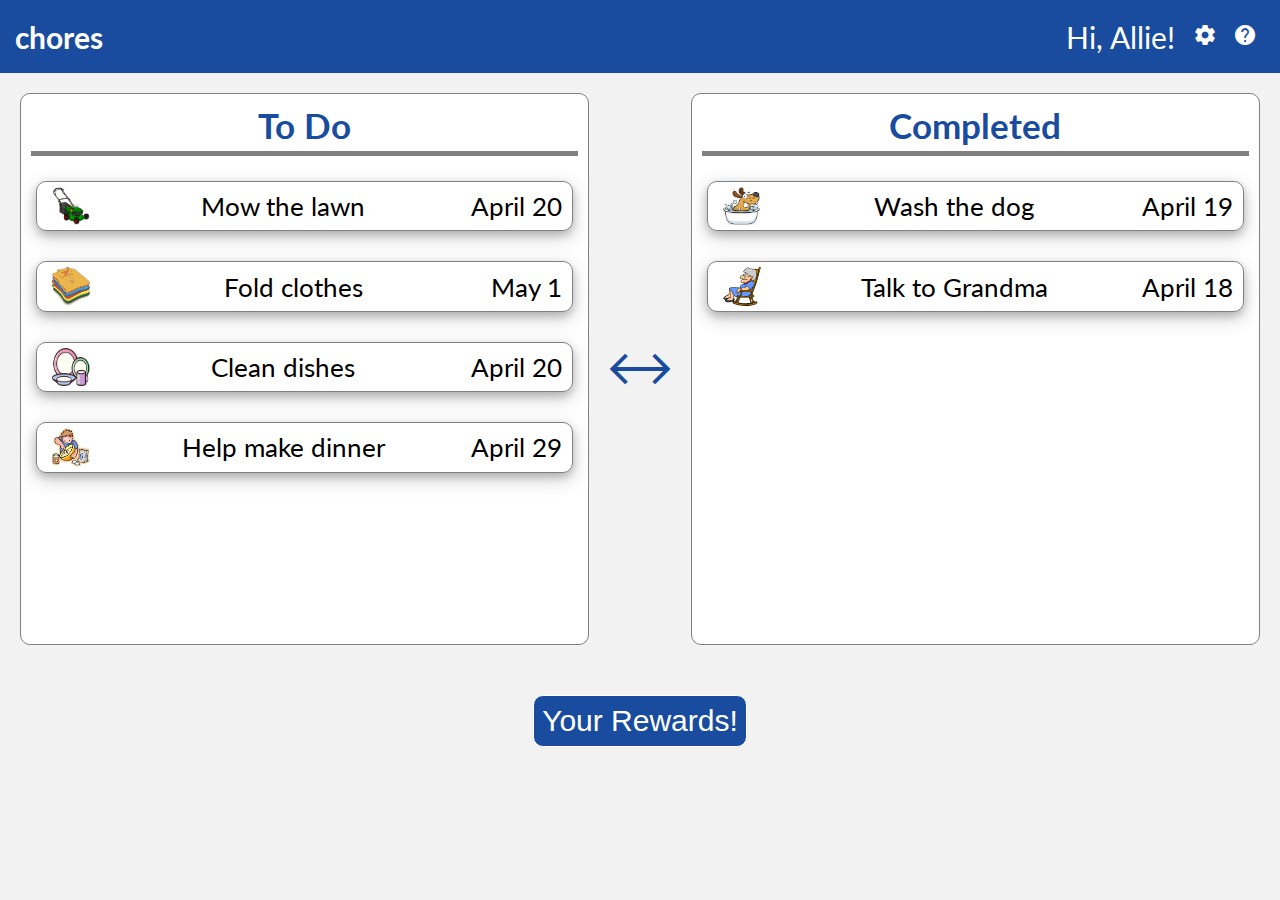
<file: child.html>
<!DOCTYPE html>
<html>
  <head>
    <meta charset="UTF-8">
    <link rel="icon" href="assets/images/favicon.ico">

    <title>chores</title>

    <!-- stylesheets -->
    <link rel="stylesheet" href="css/child.css" />
    <link rel="stylesheet" href="css/chorePopup.css" />
    <link rel="stylesheet" href="css/rewardsPopup.css" />
    <link rel="stylesheet" href="css/settingsPopup.css" />
    <!-- <link rel="stylesheet" type="text/css" href="assets/fonts/fonts.css" /> -->
    <link href="https://fonts.googleapis.com/icon?family=Material+Icons"
      rel="stylesheet">
    <!-- fonts -->
    <link href='https://fonts.googleapis.com/css?family=Lato:300' rel='stylesheet'>

    <!-- scripts -->
    <script src="scripts/util.js"></script>
    <script src="scripts/child.js"></script>
    <script src="data.json"></script>

  </head>
  <body>

    <!-- title and welcome message -->
    <div id="topBar">
      <div id="chores">chores</div>
      <div id="settings">
        <div id="welcome">Hi, Allie!</div>
        <button id="gearBtn">
          <i id="gear" class="material-icons">settings</i>
        </button>
        <button id="helpBtn">
          <i id="help" class="material-icons">help</i>
        </button>

      </div>
    </div>

    <div id="main">
      <div id="container">
        <!-- to do column -->
        <div class="column" id="left">
          <div class="title">To Do</div>
        </div>

        <!-- double arrow -->
        <i class="material-icons arrow">arrow_back</i>

         <i class="material-icons arrow">arrow_forward</i>

         <!-- completed column -->
        <div class="column" id="right">
          <div class="title">Completed</div>
        </div>
      </div>

      <!-- rewards button -->
      <div id="rewards">
        <button id="rewardsBtn">Your Rewards!</button>
      </div>
    </div>

    <!-- chore popup, visibility initally hidden -->
    <div id = "chorePopup">
      <div id="chorePopupTitle">Chore Details</div>
      <div id="chorePopupMain">
        <div id="choreLabel">Chore:</div>
        <div id="choreText"></div>

        <div id="dateLabel">Due date:</div>
        <div id="dateText"></div>

        <div id="rewardLabel">Reward:</div>
        <div id="rewardText"></div>

        <div id="detailsLabel">Details:</div>
        <div id="detailsText"></div>
      </div>
      <button id="chorePopupClose">EXIT</button>
    </div>

    <!-- rewards popup, visibility initally hidden -->
    <div id="rewardsPopup">
      <div id="rewardsPopupTitle">Your Rewards</div>
      <div id="rewardsPopupMain">
        <div class="rewardsItem">
            <img src="assets/images/park.jpg" class="itemImg"</div>
            <div>trip to the park!</div>
            <button class="remind">Remind!</button>
        </div>
        <div class="rewardsItem">
            <img src="assets/images/ice-cream.png" class="itemImg"</div>
            <div>ice cream</div>
            <button class="remind">Remind!</button>
        </div>
      </div>
      <button id="rewardsPopupClose">EXIT</button>
    </div>

    <!-- settings popup, visibility initally hidden -->
    <div id = "settingsPopup">
      <div id="settingsPopupTitle">Your Settings</div>
      <div id="settingsPopupMain">
        <div id="nameLabel">Name:</div>
        <input id="nameText"></input>
        <div id="colorLabel">Color:</div>
        <div id="colorPicker">
          <div class = "color" style="background-color: var(--red)"></div>
          <div class = "color" style="background-color: var(--hot-pink)"></div>
          <div class = "color" style="background-color: var(--orange)"></div>
          <div class = "color" style="background-color: var(--yellow)"></div>
          <div class = "color" style="background-color: var(--mint"></div>
          <div class = "color" style="background-color: var(--lime)"></div>
          <div class = "color" style="background-color: var(--dark-green)"></div>
          <div class = "color" style="background-color: var(--cyan)"></div>
          <div class = "color" style="background-color: var(--light-blue)"></div>
          <div class = "color colorSelected" style="background-color: var(--dark-blue)"></div>
          <div class = "color" style="background-color: var(--light-purple"></div>
          <div class = "color" style="background-color: var(--dark-purple)"></div>
        </div>
      </div>
      <button id="settingsPopupClose">SAVE AND EXIT</button>
    </div>


   <!-- HELP POPUPS BELOW -->
   <!-- welcome popup-->
   <div id="welcomePopup">
       <div><span class="welcomeTo">welcome to </span><span class="welcomeChores">chores</span></div>
       <button id="next1" class="next">NEXT</button>
   </div>

   <!-- todo popup -->
   <div id="todoPopup">
     <span class="welcomeTo">Your chores will appear on the left</span>
     <button id="next2" class="next">NEXT</button>
   </div>

   <!-- completed popup -->
   <div id="completedPopup">
     <span class="welcomeTo">You can complete your chores by dragging them into the area on the right</span>
     <button id="next3" class="next">NEXT</button>
   </div>

   <!-- rewards popup -->
   <div id="rewPopup">
     <span class="welcomeTo">You can see your rewards by clicking down here</span>
     <button id="next4" class="next">DONE</button>
   </div>




  </body>
</html>
</file>
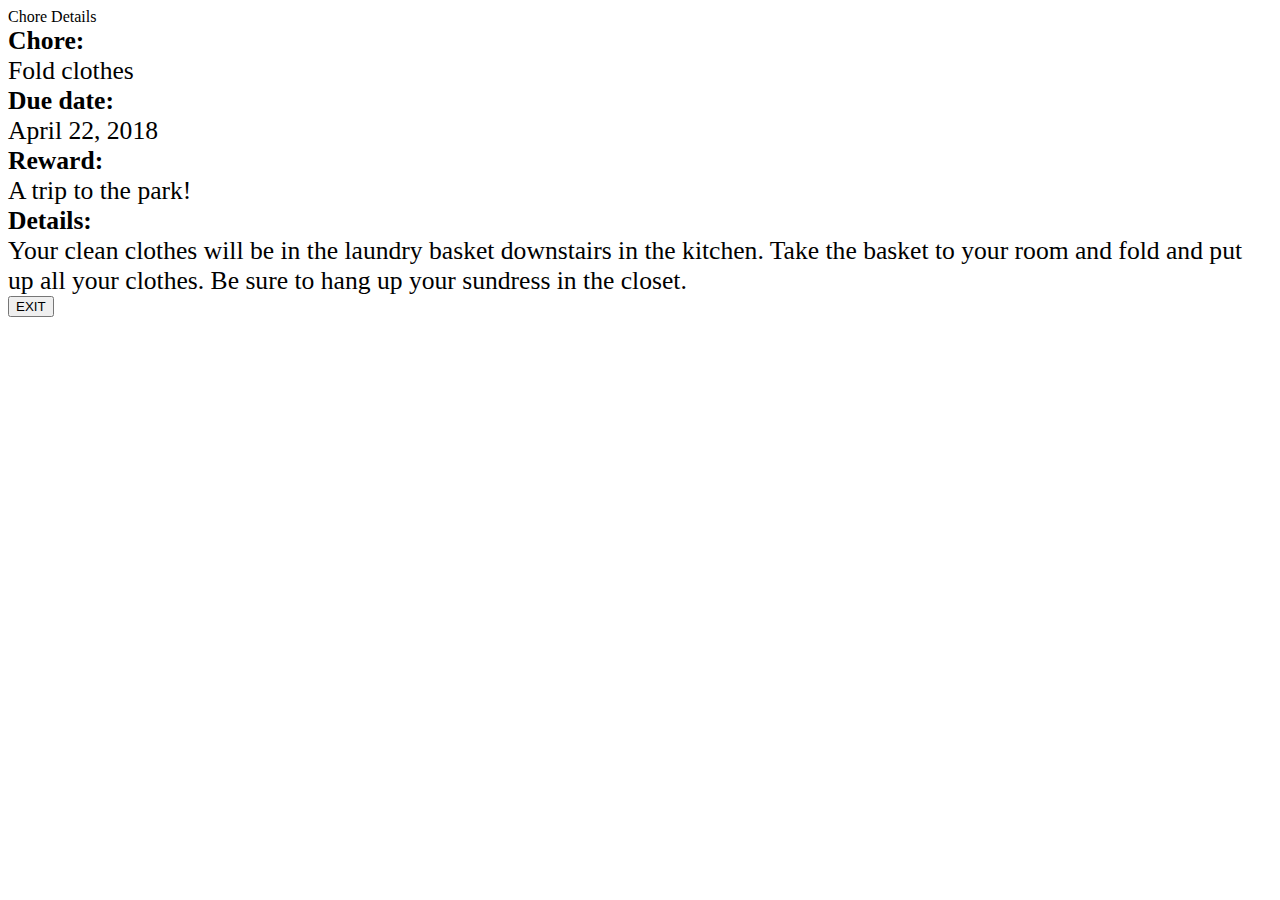
<file: lawn-popup.html>
<!DOCTYPE html>
<html>
  <head>
    <meta charset="UTF-8">
    <link rel="icon" href="assets/images/favicon.ico">
    <!-- stylesheets -->
    <link rel="stylesheet" href="css/chorePopup.css" />
    <link rel="stylesheet" type="text/css" href="assets/fonts/fonts.css" />
    <title>chores</title>
  </head>

  <body>
    <div class = "chorePopup">
      <div id="popupTitle">Chore Details</div>
      <div id="popupMain">
        <div id="choreLabel">Chore:</div>
        <div id="choreText">Fold clothes</div>

        <div id="dateLabel">Due date:</div>
        <div id="dateText">April 22, 2018</div>

        <div id="rewardLabel">Reward:</div>
        <div id="rewardText">A trip to the park!</div>

        <div id="detailsLabel">Details:</div>
        <div id="detailsText">
          Your clean clothes will be in the laundry basket downstairs in the kitchen. Take the basket to your room and fold and put up all your clothes. Be sure to hang up your sundress in the closet.
        </div>
      </div>

      <button id="close">EXIT</button>
    </div>

  </body>
</html>
</file>
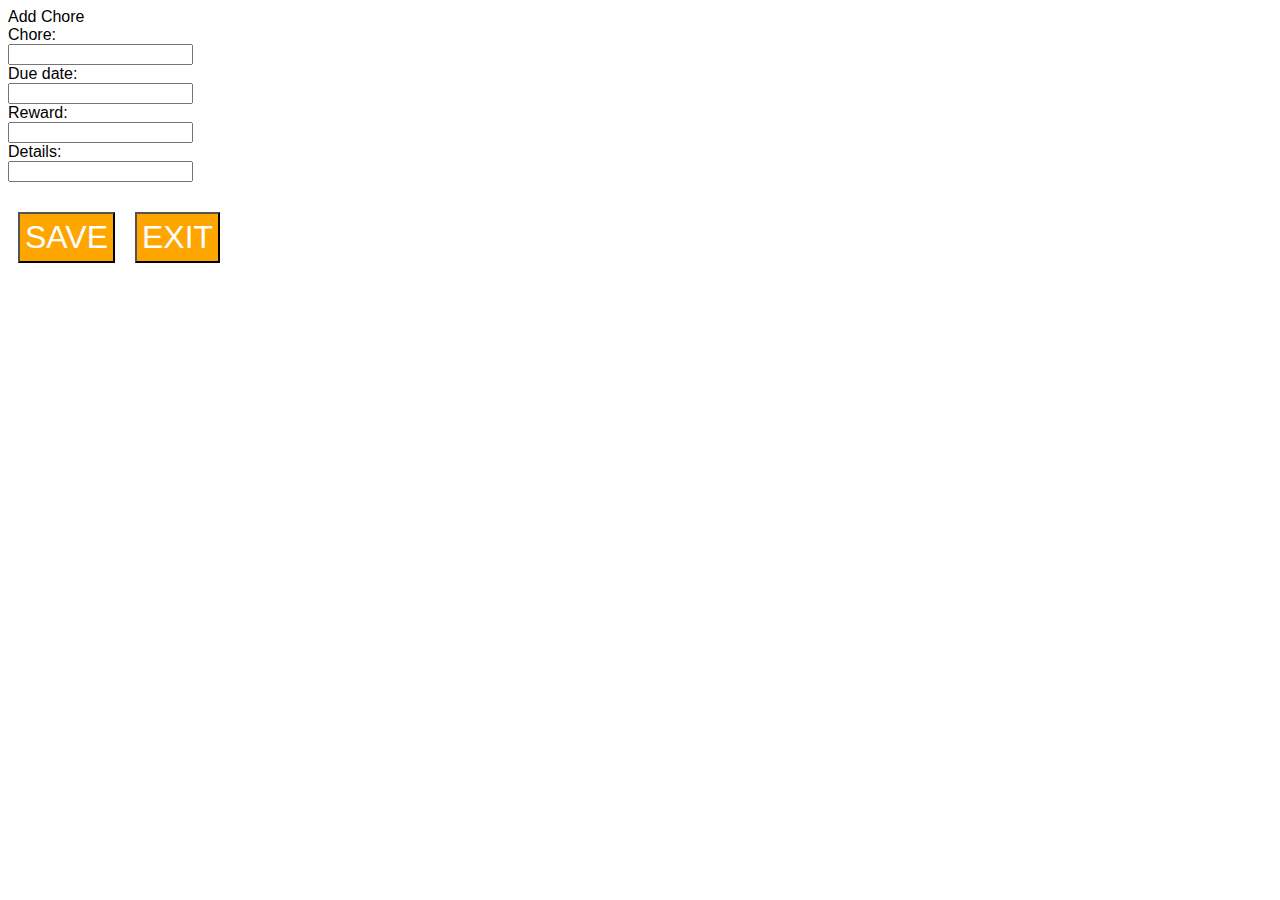
<file: parent-popup.html>
<!DOCTYPE html>
<html>
  <head>
    <meta charset="UTF-8">
    <link rel="icon" href="assets/images/favicon.ico">
    <!-- stylesheets -->
    <link rel="stylesheet" href="css/parentPopup.css" />
    <link rel="stylesheet" type="text/css" href="assets/fonts/fonts.css" />
    <title>chores</title>
  </head>

  <body>
    <div class = "chorePopup">
      <div id="title">Add Chore</div>
      <div id="main">
        <div id="choreLabel">Chore:</div>
        <input id="choreText"></input>

        <div id="dateLabel">Due date:</div>
        <input id="dateText"></input>

        <div id="rewardLabel">Reward:</div>
        <input id="rewardText"></input>

        <div id="detailsLabel">Details:</div>
        <input id="detailsText">
        </input>
      </div>

      <div id="buttonContainer">
        <button>SAVE</button>
        <button>EXIT</button>
      </div>
    </div>

  </body>
</html>
</file>
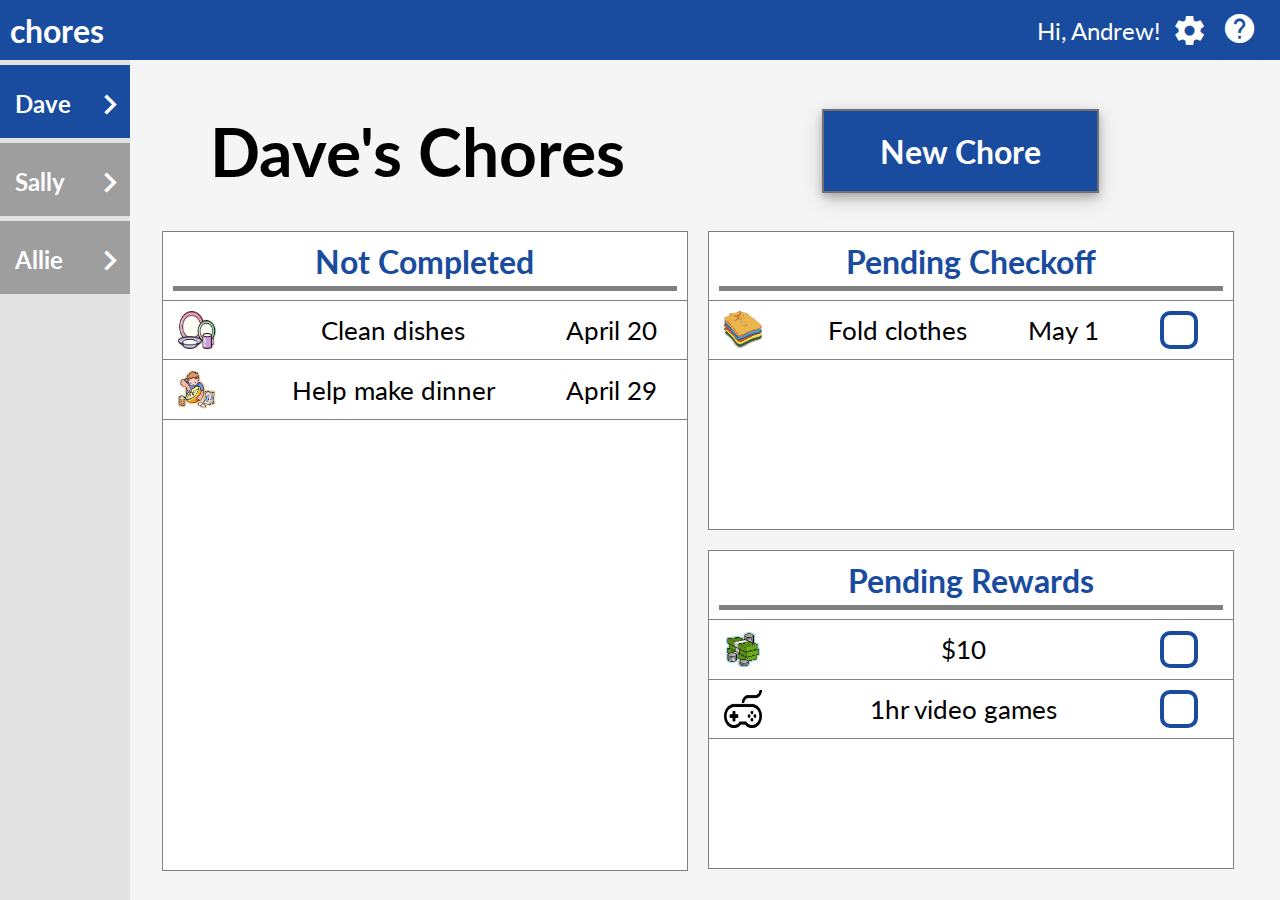
<file: parent.html>
<!DOCTYPE html>
<html>

<head>
	<meta charset="utf-8">
    <link rel="icon" href="assets/images/favicon.ico">
    <title>chores</title>

    <link rel="stylesheet" href="css/newchore.css" />
    <link rel="stylesheet" href="css/chorePopup.css" />
    <link rel="stylesheet" href="css/choreCompleted.css" />
    <link rel="stylesheet" href="css/settingsPopup.css" />
    <link rel="stylesheet" href="css/parent.css">
    <link rel="stylesheet" href="css/members.css">
  	<link rel="stylesheet" href="css/newChorePopup.css" />
    <link rel="stylesheet" href="css/picturePopup.css" />
  	<link href="https://fonts.googleapis.com/css?family=Lato:300|Roboto|Material+Icons" rel="stylesheet">

   	<script src="scripts/util.js"></script>
    <script src="scripts/parent.js"></script>
    <script src="data.json"></script>
</head>

<body>
	<div id="container">
		<div id="header">
			<div id="title">chores</div>
			<div id="right">
				<button id="skip">SKIP</button>
				<p id="welcome">Hi, Andrew!</p>
				<i id="settings" class="material-icons">settings</i>
				<button id="helpBtn">
					<i id="help" class="material-icons">help</i>
				</button>
			</div>
		</div>
		<div id="sidebar">
			<div class="tab tabSelected" id = "Dave">
				<p>Dave</p>
				<i class="material-icons" style="font-size: 40px; margin-top:20px; ">keyboard_arrow_right</i>
			</div>
			<div class="tab" id = "Sally" >
				<p>Sally</p>
				<i class="material-icons" style="font-size: 40px; margin-top:20px;">keyboard_arrow_right</i>
			</div>
			<div class="tab" id = "Allie">
				<p>Allie</p>
				<i class="material-icons" style="font-size: 40px; margin-top:20px;">keyboard_arrow_right</i>
			</div>
		</div>
		<div id="center">
			<div id="inner">
			<div id="name">
				<b id="childChores">Dave's Chores</b>
			</div>
			<div id="incomplete">
          <div class="title">Not Completed</div>
			</div>

			<div id="new">
				<div id="newButton"><p>New Chore</p></div>
			</div>

			<div id="checkoff">
				<div class="title">Pending Checkoff</div>
			</div>

			<div id="reward">
				<div class="title">Pending Rewards</div>
			</div>
		</div>
</div>

    <!-- completed chore popup-->
	<div id = "chorePopup">
      <div id="chorePopupTop">
        <div id="chorePopupTitle">Chore Details</div>
        <i class="material-icons" id="pencil" style="font-size: 30px">edit</i>
        <i class="material-icons" id="trashcan" style="font-size: 30px">delete</i>
      </div>
      <div id="chorePopupMain">
        <div id="choreLabel">Chore:</div>
        <div id="choreText"></div>

        <div id="dateLabel">Due date:</div>
        <div id="dateText"></div>

        <div id="rewardLabel">Reward:</div>
        <div id="rewardText"></div>

        <div id="detailsLabel">Details:</div>
        <div id="detailsText"></div>
      </div>
      <button id="chorePopupClose">EXIT</button>
    </div>

    <!-- popup used for editing / adding a chore -->
    <div id = "editChorePopup">
      <div id="editTitle">Add Chore</div>
      <div id="editMain">
        <div id="editChoreLabel">Chore:</div>
        <input id="editChoreText"></input>

        <div id="editDateLabel">Due date:</div>
        <input type="date" id="editDateText"></input>

        <div id="editRewardLabel">Reward:</div>
        <input id="editRewardText"></input>

        <div id="editDetailsLabel">Details:</div>
				<textarea id="editDetailsText" cols="40" rows="3"></textarea>

        <div id="editPictureLabel">Picture:</div>
        <img id="editPictureImg"></img>
        <button id="editPictureButton">CHOOSE PICTURE</button>

      </div>

      <div id="buttonContainer">

        <button id="editSave">SAVE</button>
        <button id="editExit">EXIT</button>
      </div>
    </div>

    <!-- settings popup, visibility initally hidden -->
    <div id = "settingsPopup">
      <div id="settingsPopupTitle">Your Settings</div>
      <div id="settingsPopupMain">
        <div id="nameLabel">Name:</div>
        <input id="nameText"></input>
        <div id="colorLabel">Color:</div>
        <div id="colorPicker">
          <div class = "color" style="background-color: var(--red)"></div>
          <div class = "color" style="background-color: var(--hot-pink)"></div>
          <div class = "color" style="background-color: var(--orange)"></div>
          <div class = "color" style="background-color: var(--yellow)"></div>
          <div class = "color" style="background-color: var(--mint"></div>
          <div class = "color" style="background-color: var(--lime)"></div>
          <div class = "color" style="background-color: var(--dark-green)"></div>
          <div class = "color" style="background-color: var(--cyan)"></div>
          <div class = "color" style="background-color: var(--light-blue)"></div>
          <div class = "color colorSelected" style="background-color: var(--dark-blue)"></div>
          <div class = "color" style="background-color: var(--light-purple"></div>
          <div class = "color" style="background-color: var(--dark-purple)"></div>
        </div>
      </div>
      <button id="viewKids">ADD MEMBER</button>
      <button id="settingsPopupClose">SAVE AND EXIT</button>
    </div>

    <!-- settings popup, visibility initally hidden -->
    <div id = "picturePopup">
      <div id="picturePopupTitle">Choose a Picture</div>
        <div id="picturePicker">
          <img class = "pic" src="assets/images/clothes.jpeg"></img>
          <img class = "pic" src="assets/images/lawn.jpg"></img>
          <img class = "pic" src="assets/images/dog.jpeg"></img>
          <img class = "pic" src="assets/images/dishes.jpeg"></img>
          <img class = "pic" src="assets/images/grandma.svg"></img>
          <img class = "pic" src="assets/images/broom.png"></img>
          <img class = "pic" src="assets/images/cook.jpg"></img>
          <img class = "pic" src="assets/images/duster.jpg"></img>
          <img class = "pic" src="assets/images/bathroom.jpg"></img>
          <img class = "pic" src="assets/images/washer.jpg"></img>
          <img class = "pic" src="assets/images/garden.jpg"></img>
          <img class = "pic" src="assets/images/park.jpg"></img>
          <img class = "pic" src="assets/images/vacuum.jpg"></img>
          <img class = "pic" src="assets/images/books.jpeg"></img>
          <img class = "pic picSelected" src="assets/images/house.png"></img>
          <img class = "pic" src="assets/images/sparkles.png"></img>
          <img class = "pic" src="assets/images/car.jpeg"></img>
          <img class = "pic" src="assets/images/trashcan.JPG"></img>
          <img class = "pic" src="assets/images/baby.png"></img>
          <img class = "pic" src="assets/images/clean.svg"></img>
          <img class = "pic" src="assets/images/bucket.jpg"></img>
          <img class = "pic" src="assets/images/homework.png"></img>
          <img class = "pic" src="assets/images/phone.png"></img>
          <img class = "pic" src="assets/images/bluecar.png"></img>
        </div>
      <button id="picturePopupClose">SAVE AND EXIT</button>
    </div>

     <!-- members popup -->
    <div id = "memberPopup">
      <div id="memberPopupTitle">Add Member</div>
      <div id="memberPopupMain">
        <div id="memberLabel">Name:</div>
        <input id="memberText"></input>

        <div id="memberDateLabel">Birthday:</div>
        <input type="date" id="memberDateText"></input>
      </div>
      <div id="buttonContainer1">
        <button id="memberSave">SAVE</button>
        <button id="memberExit">EXIT</button>
      </div>
    </div>

   <!-- delete confirmation, visibility initally hidden -->
    <div id = "deleteConfirmation">
      <div id = "sure">Are you sure you want to delete this chore?</div>
      <button id="confirm">CONFIRM</button>
      <button id="cancel">CANCEL</button>
    </div>

		<!-- HELP POPUPS BELOW -->
		<!-- welcome popup-->
		<div id="welcomePopup">
				<div><span class="welcomeTo">welcome to </span><span class="welcomeChores">chores</span></div>
				<button id="next1" class="next">NEXT</button>
		</div>

		<!-- newchore popup -->
		<div id="newChorePopup">
			<span class="welcomeTo">You can add a chore for a family member by clicking the New Chore button on the right</span>
			<button id="next2" class="next">NEXT</button>
		</div>

		<!-- sidebar popup -->
		<div id="sidebarPopup">
			<span class="welcomeTo">To view an individuals chores, select a family member in the left sidebar</span>
			<button id="next3" class="next">NEXT</button>
		</div>

		<!-- incomplete popup -->
		<div id="incompletePopup">
			<span class="welcomeTo">Newly added chores will appear here until the family member completes it</span>
			<button id="next4" class="next">NEXT</button>
		</div>

		<!-- pending popup -->
		<div id="pendingPopup">
			<span class="welcomeTo">Once a chore is completed it will appear here where you can checkoff the chore by clicking the empty box</span>
			<button id="next5" class="next">NEXT</button>
		</div>

		<!-- rewards popup -->
		<div id="rewardsPopup">
			<span class="welcomeTo">After checking off a chore, if it had an associated reward, it will appear in this section until the reward has been given</span>
			<button id="next6" class="next">DONE</button>
		</div>



</body>

</html>
</file>
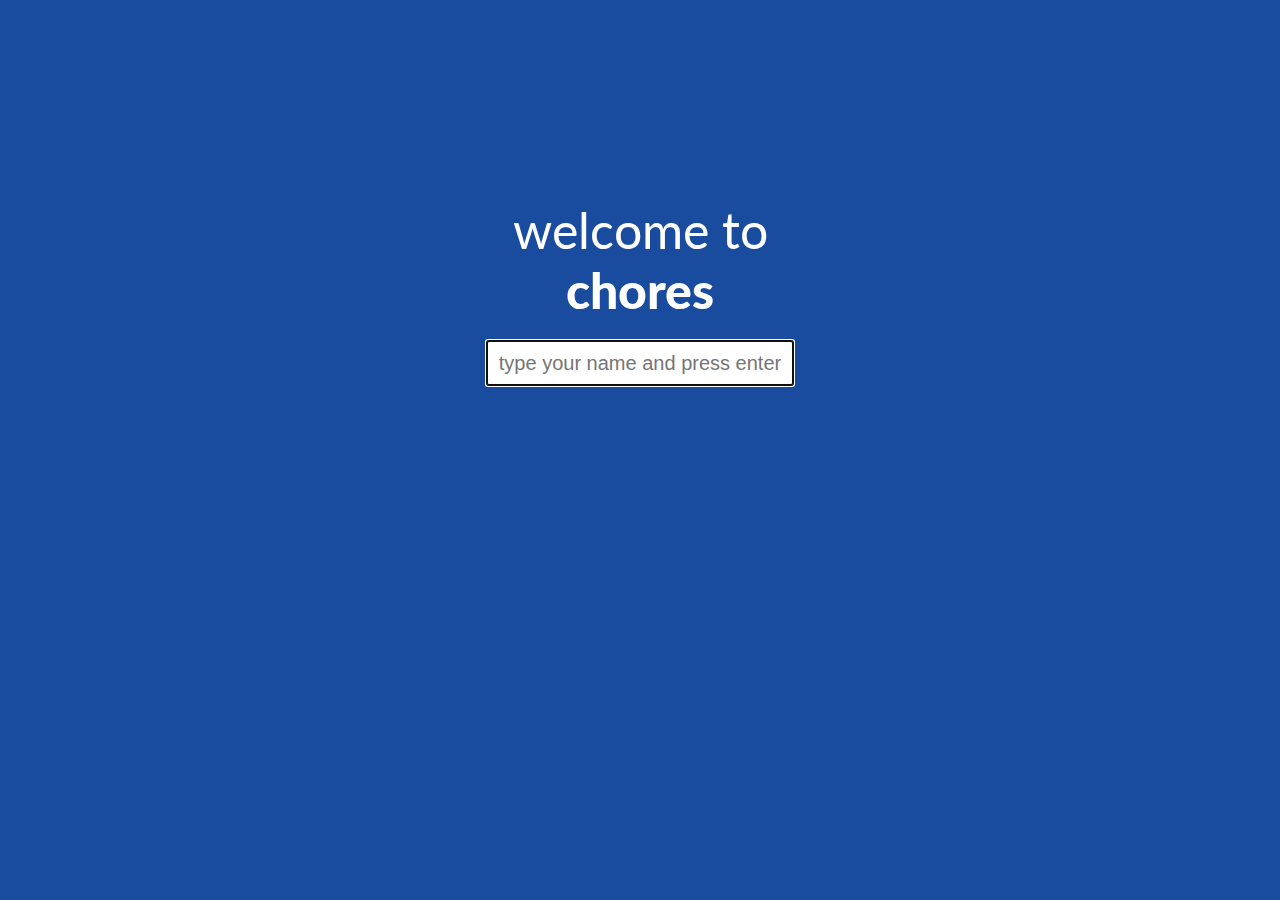
<file: sign-in.html>
<!DOCTYPE html>
<html>
  <head>
    <meta charset="UTF-8">
    <link rel="icon" href="assets/images/favicon.ico">

    <!-- stylesheets -->
    <link rel="stylesheet" href="css/signin.css" />
    <link rel="stylesheet" type="text/css" href="assets/fonts/fonts.css" />
    <link href="https://fonts.googleapis.com/css?family=Lato:300|Roboto|Material+Icons" rel="stylesheet">

    <!-- scripts -->
    <script src="scripts/util.js"></script>
    <script src="scripts/signin.js"></script>

    <title>chores</title>
  </head>
  <body>
    <div id="container">
      <div id="welcome">welcome to <div id="bold">chores</div></div>
      <input type="text" id="name" placeholder="type your name and press enter"><br>
      <div id="error">Sorry, we don't recognize that name. Please try again.</div>
    </div>
  </body>
</html>
</file>
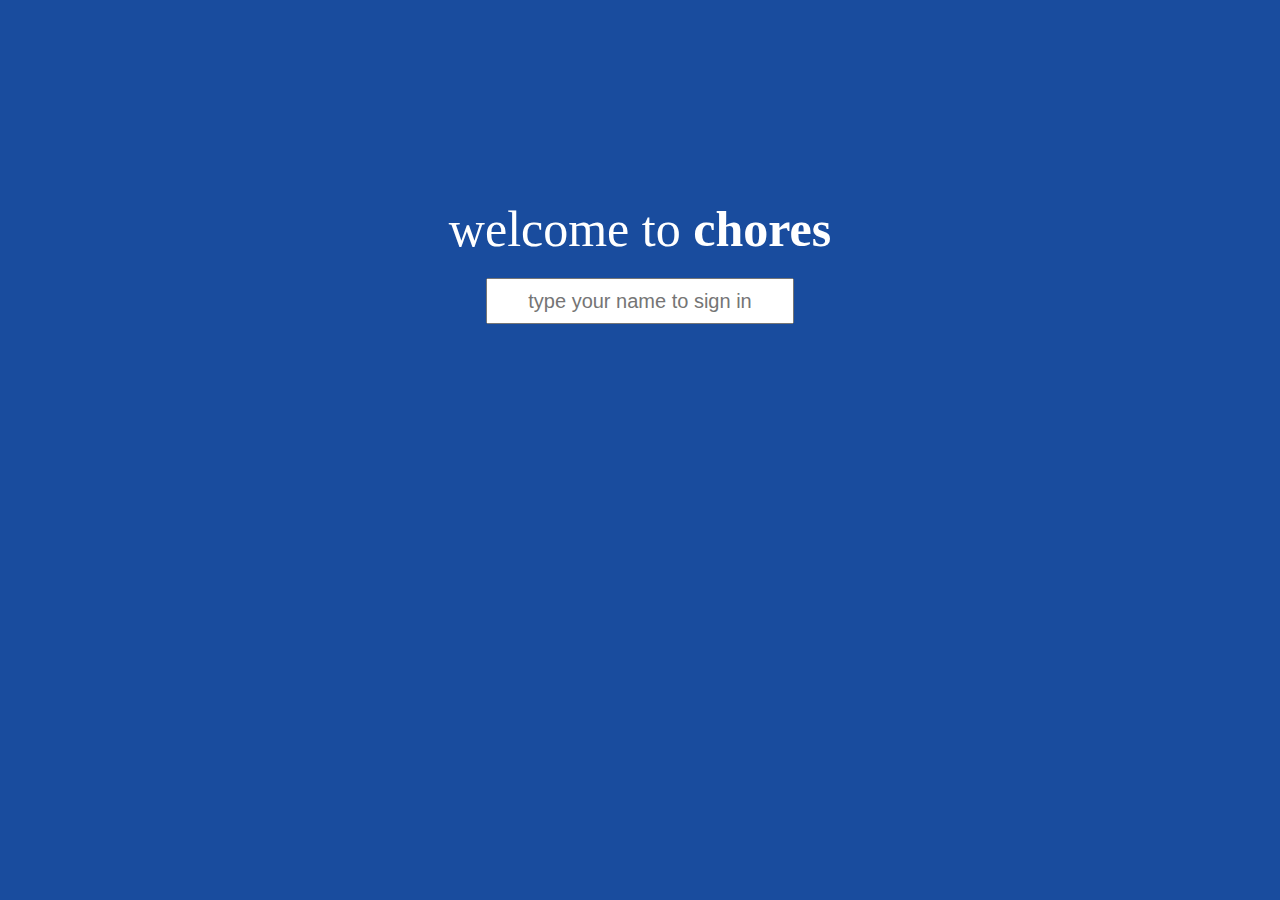
<file: signin.html>
<!DOCTYPE html>
<html>
  <head>
    <meta charset="UTF-8">
    <link rel="icon" href="assets/images/favicon.ico">
    <!-- stylesheets -->
    <link rel="stylesheet" href="css/signin.css" />
    <link rel="stylesheet" type="text/css" href="assets/fonts/fonts.css" />
    <title>chores</title>
  </head>
  <body>
    <div id="container">
      <div id="welcome">welcome to <b>chores</b></div>
      <input type="text" id="name" placeholder="type your name to sign in"><br>
    </div>
  </body>
</html>
</file>
<file: css/child.css>
:root {
	--main-background: var(--dark-blue);
	--secondary-background: #9e9e9e;

	--orange: #fdc435;
	--light-purple:#c78edb;
	--dark-purple:#6d189e;
	--cyan:#8cdbd7;
	--light-blue:#4286f4;
	--dark-blue:#194c9e;
	--light-pink:#ffbfea;
	--hot-pink:#ff7ac9;
	--red:#c61b1b;
	--mint:#99db8c;
	--lime:#22e814;
	--dark-green:#11773f;
	--yellow:#e2d512;

	--left: 0px;
	--top: 0px;
    --movespeed: .35s;
}

body {
	margin: auto;
	position:relative;
	background-color: #f2f2f2;
	font-family: 'Lato';
	z-index: 1;
	-webkit-user-select: none;  /* Chrome all / Safari all */
  	-moz-user-select: none;     /* Firefox all */
  	-ms-user-select: none;      /* IE 10+ */
}


button {
	background-color: var(--main-background);
	border: solid white 1px;
	padding:8px;
	border-radius:10px;
	color:white;
	text-align: center;
	cursor:pointer;
}

.arrow {
	color: var(--main-background);
	margin:-.6vw;
	font-size: 3.6vw !important;
	height: 3.6vw !important;
	width: 3.6vw !important;
}

.column {
	display:flex;
	flex-direction:column;
	border: solid grey 1px;
	height:550px;
	background:white;
	flex: 1 1 0;
	margin:20px 20px 20px 20px;
	border-radius: 10px;
}

.title {
	color:var(--main-background);
	text-align:center;
	font-size:35px;
	border-bottom: solid grey 5px;
	margin:10px;
	font-weight: bold;
	padding-bottom: 5px;
}

.item {
	display:inline-flex;
	flex-direction:row;
	justify-content:space-between;
	align-items:center;
	margin:15px;
	padding:5px;
	font-size:2vw;
	border: solid grey .5px;
	padding: 0px 10px 0px 10px;
	border-radius: 10px;
	box-shadow: 0 4px 8px 0 rgba(0, 0, 0, 0.2), 0 6px 20px 0 rgba(0, 0, 0, 0.19);
	cursor:move;
}

.item:hover {
	border: solid var(--main-background) 0.5px;
	transform: scale(1.02);
}

.itemImg {
	height:3vw;
	width:3vw;
	background-color: white;
	margin:5px;
	cursor:move;
}

.choreName {
	cursor:pointer;
}

.choreName:hover {
	color:var(--main-background);
	text-decoration: underline;
}

.item-drag {
	display:inline-flex;
	flex-direction:row;
	justify-content:space-between;
	align-items:center;
	margin:15px;
	padding:5px;
	font-size:2vw;
	border: solid grey .5px;
	padding: 0px 10px 0px 10px;
	border-radius: 10px;
	box-shadow: 0 4px 8px 0 rgba(0, 0, 0, 0.2), 0 6px 20px 0 rgba(0, 0, 0, 0.19);
	background-color: white;

	position: relative;
	pointer-events: none;
	top: var(--top);
    left: var(--left);
    z-index: 3

}
.item-move-back {
	display:inline-flex;
	flex-direction:row;
	justify-content:space-between;
	align-items:center;
	margin:15px;
	padding:5px;
	font-size:2vw;
	border: solid grey .5px;
	padding: 0px 10px 0px 10px;
	border-radius: 10px;
	box-shadow: 0 4px 8px 0 rgba(0, 0, 0, 0.2), 0 6px 20px 0 rgba(0, 0, 0, 0.19);
	background-color: white;

	position: relative;
    z-index: 2;
    animation: moveBack calc(2*var(--movespeed));
}

#topBar {
	display: flex;
	justify-content: space-between;
	align-items: center;
	align-content: flex-start;
	flex-direction: row;
	height:auto;
	background-color: var(--main-background);
	color:white;
	font-size:30px;
}

#chores {
	margin:15px;
	font-weight: bold;
}

#settings {
	display:flex;
	flex-direction:row;
	align-items: center;
	justify-content: center;
	margin:15px;
}

#gearBtn {
	background-color: var(--main-background);
	border:none;
	color:white;
	cursor:pointer;
}

#gearBtn:hover {
	color: var(--secondary-background);
}

#helpBtn {
	background-color: var(--main-background);
	border:none;
	color:white;
	cursor:pointer;
}

#helpBtn:hover {
	color: var(--secondary-background);
}

#welcome {
	color:white;
	font-size:30px;
	margin-right:10px;
}

#main {
	display:flex;
	justify-content:center;
	align-content:center;
	flex-direction:column;
	z-index: 1;
	flex-grow:1;
}

#container {
	display:flex;
	justify-content:space-around;
	flex-direction:row;
	align-items:center;
}

#rewards {
	text-align: center;
	margin:30px;
}

#rewardsBtn {
	font-size:30px;
}

#rewardsBtn:hover {
	background-color: grey;
}

/* tutorial css */
#welcomePopup {
	height: auto;
  width: 30%;
	padding: 15px;
	position: fixed;
  margin: auto;
  top: 25%;
  left: 34%;
	border: solid grey 3px;
	border-radius: 10px;
	background-color: white;
	z-index: 10;
	flex-direction: column;
	align-items: center;
	align-self: center;
	display:none;
}

#todoPopup {
	height: auto;
	width: 30%;
	padding: 15px;
	position: fixed;
	margin: auto;
	top: 25%;
	left: 55%;
	border: solid grey 3px;
	border-radius: 10px;
	background-color: white;
	z-index: 10;
	flex-direction: column;
	align-items: center;
	align-self: center;
	display:none;
	text-align: center;
}

#completedPopup {
	height: auto;
	width: 30%;
	padding: 15px;
	position: fixed;
	margin: auto;
	top: 25%;
	left: 10%;
	border: solid grey 3px;
	border-radius: 10px;
	background-color: white;
	z-index: 10;
	flex-direction: column;
	align-items: center;
	align-self: center;
	display:none;
	text-align: center;
}

#rewPopup {
	height: auto;
	width: 30%;
	padding: 15px;
	position: fixed;
	margin: auto;
	top: 60%;
	left: 34%;
	border: solid grey 3px;
	border-radius: 10px;
	background-color: white;
	z-index: 10;
	flex-direction: column;
	align-items: center;
	align-self: center;
	display:none;
	text-align: center;
}

#skip {
	padding-left: 27.5px;
	height: 40px;
	width: 100px;
	display:none;
	text-align: center;
	font-size: 20px;
	border-radius: 10px;
	background-color: white;
	color: var(--main-background);
	border-width: 2px;
	margin-right: 25px;
}

.welcomeTo {
	font-size: 1.5vw;
	font-weight: bold;
	padding-top: 20px;
}

.welcomeChores {
	font-size: 1.5vw;
	font-weight: bolder;
	padding-top: 20px;
	color: var(--main-background);
}

.next {
	width: 100px;
	height: 50px;
	margin-top: 15px;
	font-size: 1.5vw;
}
/*    */




.error {
	border: 2px solid red;
}

@keyframes moveBack {
     0% {
         transform: translate(var(--left), var(--top));
    }
     100% {
         transform: translate(0px, 0px);
    }
}
</file>
<file: css/chorePopup.css>
#chorePopup {
	height: 45vw;
	min-height: 450px;
	max-height: 55%;
    width: 50vw;
    padding:10px;
    top:15%;
    left:25%;
	margin:auto;
	border: solid grey 3px;
	flex-direction: column;
	align-items: center;
	background-color: white;
	align-self: center;
	z-index: 1;
	position: fixed;
	border-radius: 10px;
	display:none;
}

#chorePopupTitle {
	font-size: 4vw;
	color:var(--main-background);;
	text-align:center;
	margin-bottom:30px;
	border-bottom: solid grey 5px;
}

#chorePopupClose {
	font-size: 2.5vw;
	width:50%;
}

#chorePopupMain {
	display:grid;
	grid-template-rows: 10% 10% 10% 70%;
	grid-template-columns:30% 70%;
	grid-row-gap:30px;
	margin:10px;
	flex-grow:1;
	width:85%;
}

#choreLabel {
	font-size:2vw;
	grid-column: 1;
	grid-row: 1;
	font-weight:bold;
}

#choreText {
	font-size:2vw;
	grid-column: 2;
	grid-row: 1;
}

#dateLabel {
	font-size:2vw;
	grid-column: 1;
	grid-row: 2;
	font-weight:bold;
}

#dateText {
	font-size:2vw;
	grid-column: 2;
	grid-row: 2;
}

#rewardLabel {
	font-size:2vw;
	grid-column: 1;
	grid-row: 3;
	font-weight:bold;
}

#rewardText {
	font-size:2vw;
	grid-column: 2;
	grid-row: 3;
}

#detailsLabel {
	font-size:2vw;
	grid-column: 1;
	grid-row: 4;
	font-weight:bold;
}

#detailsText {
	font-size:2vw;
	grid-column: 2;
	grid-row: 4;
}
</file>
<file: css/rewardsPopup.css>
#rewardsPopup {
	height: 45vw;
	min-height: 350px;
	max-height: 55%;
    width: 50vw;
    padding:10px;
    top:15%;
    left:25%;
	margin:auto;
	border: solid grey 3px;
	border-radius: 10px;
	background-color: white;
	z-index: 1;
	position: fixed;


	flex-direction: column;
	align-items: center;
	align-self: center;
	display:none;
}

#rewardsPopupTitle {
	font-size: 4vw;
	font-weight: bold;
	color:var(--main-background);;
	text-align:center;
	margin-bottom:30px;
	border-bottom: solid grey 5px;
}

#rewardsPopupClose {
	font-size: 2.5vw;
	width:50%;
	margin-bottom:10px;
}

#rewardsPopupMain {
	margin:10px;
	flex-grow:1;
	width:90%;
}

.rewardsItem {
	display:flex;
	flex-direction:row;
	justify-content:space-between;
	align-items:center;
	margin:15px;
	padding:5px;
	font-size:2vw;
	/* border: solid grey .05px; */
	padding: 0px 10px 0px 10px;
	width:90%;
	border-radius: 10px;
	border-color: grey;
	border-style: solid;
	border-width: thin;
}

.remind {
	font-size:1.75vw;
	background-color:var(--main-background);
	text-align: center;
	border-radius:10px;
}

.reminded {
	font-size:1.75vw;
	background-color:var(--secondary-background);
	text-align: center;
	border-radius:10px;
}
</file>
<file: css/settingsPopup.css>
#settingsPopup {
	height: 45vw;
	min-height: 450px;
	max-height: 55%;
    width: 50vw;
	padding:10px;
	position: fixed;
    margin: auto;
    top:15%;
    left: 25%;
	border: solid grey 3px;
	border-radius: 10px;
	background-color: white;
	z-index: 1;
	flex-direction: column;
	align-items: center;
	align-self: center;
	display:none;
}

#settingsPopupTitle {
	font-size: 4vw;
	color:var(--main-background);;
	text-align:center;
	margin-bottom:30px;
	border-bottom: solid grey 5px;
}

#settingsPopupMain {
	display:grid;
	grid-template-rows: 20% 80%;
	grid-template-columns:30% 70%;
	grid-row-gap:30px;
	margin:10px;
	width:85%;
	margin-bottom: 30px;
}

#viewKids {
	font-size: 2vw;
	width:50%;
}

#settingsPopupClose {
	margin-top:5px;
	font-size: 2vw;
	width:50%;
}

#nameLabel {
	font-size:2vw;
	grid-column: 1;
	grid-row: 1;
	font-weight:bold;
}

#nameText {
	font-size:2vw;
	grid-column: 2;
	grid-row: 1;
}

#colorLabel {
	font-size:2vw;
	grid-column: 1;
	grid-row: 2;
	font-weight:bold;
}

#colorPicker {
	display:grid;
	grid-template-rows: auto auto auto;
	grid-template-columns: auto auto auto auto;
	grid-row-gap:15px;
	grid-column-gap:15px;
	height:100%;
}

.color {
	height:40px;
	border-radius: 50px;
	border: solid white 3px;
}

.color:hover {
	border:solid black 3px;
}

.colorSelected {
	height:40px;
	border-radius: 50px;
	border: solid black 3px;
}
</file>
<file: assets/fonts/fonts.css>
/** Proxima Nova **/



@font-face {
    font-family: 'proxima_nova_altblack';
    src: url('Mark Simonson - Proxima Nova Alt Black-webfont.eot');
    src: url('Mark Simonson - Proxima Nova Alt Black-webfont.eot?#iefix') format('embedded-opentype'),
         url('Mark Simonson - Proxima Nova Alt Black-webfont.woff2') format('woff2'),
         url('Mark Simonson - Proxima Nova Alt Black-webfont.woff') format('woff'),
         url('Mark Simonson - Proxima Nova Alt Black-webfont.ttf') format('truetype'),
         url('Mark Simonson - Proxima Nova Alt Black-webfont.svg#proxima_nova_altblack') format('svg');
    font-weight: normal;
    font-style: normal;

}

@font-face {
    font-family: 'proxima_nova_altbold';
    src: url('Mark Simonson - Proxima Nova Alt Bold-webfont.eot');
    src: url('Mark Simonson - Proxima Nova Alt Bold-webfont.eot?#iefix') format('embedded-opentype'),
         url('Mark Simonson - Proxima Nova Alt Bold-webfont.woff2') format('woff2'),
         url('Mark Simonson - Proxima Nova Alt Bold-webfont.woff') format('woff'),
         url('Mark Simonson - Proxima Nova Alt Bold-webfont.ttf') format('truetype'),
         url('Mark Simonson - Proxima Nova Alt Bold-webfont.svg#proxima_nova_altbold') format('svg');
    font-weight: normal;
    font-style: normal;

}

@font-face {
    font-family: 'Proxima Nova';
    src: url('Mark Simonson - Proxima Nova Alt Regular-webfont.eot');
    src: url('Mark Simonson - Proxima Nova Alt Regular-webfont.eot?#iefix') format('embedded-opentype'),
         url('Mark Simonson - Proxima Nova Alt Regular-webfont.woff2') format('woff2'),
         url('Mark Simonson - Proxima Nova Alt Regular-webfont.woff') format('woff'),
         url('Mark Simonson - Proxima Nova Alt Regular-webfont.ttf') format('truetype'),
         url('Mark Simonson - Proxima Nova Alt Regular-webfont.svg#proxima_nova_altregular') format('svg');
    font-weight: normal;
    font-style: normal;

}

/* Generated by Font Squirrel (http://www.fontsquirrel.com) on April 4, 2015 */



@font-face {
    font-family: 'proxima_nova_scosfthin';
    src: url('Mark Simonson - Proxima Nova ScOsf Thin-webfont.eot');
    src: url('Mark Simonson - Proxima Nova ScOsf Thin-webfont.eot?#iefix') format('embedded-opentype'),
         url('Mark Simonson - Proxima Nova ScOsf Thin-webfont.woff2') format('woff2'),
         url('Mark Simonson - Proxima Nova ScOsf Thin-webfont.woff') format('woff'),
         url('Mark Simonson - Proxima Nova ScOsf Thin-webfont.ttf') format('truetype'),
         url('Mark Simonson - Proxima Nova ScOsf Thin-webfont.svg#proxima_nova_scosfthin') format('svg');
    font-weight: normal;
    font-style: normal;

}




@font-face {
    font-family: 'proxima_nova_ltsemibold';
    src: url('Mark Simonson - Proxima Nova Semibold-webfont.eot');
    src: url('Mark Simonson - Proxima Nova Semibold-webfont.eot?#iefix') format('embedded-opentype'),
         url('Mark Simonson - Proxima Nova Semibold-webfont.woff2') format('woff2'),
         url('Mark Simonson - Proxima Nova Semibold-webfont.woff') format('woff'),
         url('Mark Simonson - Proxima Nova Semibold-webfont.ttf') format('truetype'),
         url('Mark Simonson - Proxima Nova Semibold-webfont.svg#proxima_nova_ltsemibold') format('svg');
    font-weight: normal;
    font-style: normal;

}

@font-face {
    font-family: 'proxima_nova_ltthin';
    src: url('Mark Simonson - Proxima Nova Thin-webfont.eot');
    src: url('Mark Simonson - Proxima Nova Thin-webfont.eot?#iefix') format('embedded-opentype'),
         url('Mark Simonson - Proxima Nova Thin-webfont.woff2') format('woff2'),
         url('Mark Simonson - Proxima Nova Thin-webfont.woff') format('woff'),
         url('Mark Simonson - Proxima Nova Thin-webfont.ttf') format('truetype'),
         url('Mark Simonson - Proxima Nova Thin-webfont.svg#proxima_nova_ltthin') format('svg');
    font-weight: normal;
    font-style: normal;

}
</file>
<file: css/parentPopup.css>
body {
	font-family: "Helvetica";
}

.newchorePopup {
	height: 45vw;
	min-height: 450px;
	max-height: 55%;
    width: 50vw;
	margin:50px;
	padding:10px;
	border: solid grey 3px;
	display:flex;
	flex-direction: column;
	align-items: center;
}

#newtitle {
	font-size: 4vw;
	color:orange;
	text-align:center;
	margin-bottom:30px;
}

button {
	font-size: 2.5vw;
	color:white;
	margin:10px;
	padding:5px;
	background-color:orange;
	text-align: center;
}

#buttonContainer {
	display:flex;
	flex-direction:row;
	margin-top:20px;
}

#newmain {
	display:grid;
	grid-template-rows: 10% 10% 10% 70%;
	grid-template-columns:30% 70%;
	grid-row-gap:30px;
	margin:10px;
	width:90%;
}


#newchoreLabel {
	font-size:2vw;
	grid-column: 1;
	grid-row: 1;
	font-weight:bold;
}

#newchoreText {
	font-size:2vw;
	grid-column: 2;
	grid-row: 1;
}

#newdateLabel {
	font-size:2vw;
	grid-column: 1;
	grid-row: 2;
	font-weight:bold;
}

#newdateText {
	font-size:2vw;
	grid-column: 2;
	grid-row: 2;
}

#newrewardLabel {
	font-size:2vw;
	grid-column: 1;
	grid-row: 3;
	font-weight:bold;
}

#newrewardText {
	font-size:2vw;
	grid-column: 2;
	grid-row: 3;
}

#newdetailsLabel {
	font-size:2vw;
	grid-column: 1;
	grid-row: 4;
	font-weight:bold;
	height:100px;
}

#newdetailsText {
	font-size:2vw;
	grid-column: 2;
	grid-row: 4;
}
</file>
<file: css/newchore.css>
#newChore{
	height: 45vw;
	min-height: 450px;
	max-height: 650px;
    width: 50vw;
	padding:10px;
	margin:auto;
	border: solid grey 3px;
	display:flex;
	flex-direction: column;
	align-items: center;
	visibility: hidden;
	background-color: white;
	align-self: center;
	z-index: 1;
	margin-top:-560px;
	margin-left:400px;
	position: relative;
	border-radius: 10px;
}

#newchorePopup{
	font-size: 4vw;
	color:var(--main-background);;
	text-align:center;
	margin-bottom:30px;
	border-bottom: solid grey 5px;
}

#newchorePopupClose {
	font-size: 2.5vw;
	padding: 3px;
	width: 100px;
	height: 35px;
}

#save {
	font-size: 2.5vw;
	padding: 3px;
	width: 100px;
	height: 35px;
}

#newchorePopupMain {
	display:grid;
	grid-template-rows: 10% 10% 10% 70%;
	grid-template-columns:30% 70%;
	grid-row-gap:30px;
	margin:10px;
}

#newchoreLabel1{
	font-size:2vw;
	grid-column: 1;
	grid-row: 1;
	font-weight:bold;
}

#newchoreText {
	font-size:2vw;
	grid-column: 2;
	grid-row: 1;
}

#newdateLabel {
	font-size:2vw;
	grid-column: 1;
	grid-row: 2;
	font-weight:bold;
}

#newdateText {
	font-size:2vw;
	grid-column: 2;
	grid-row: 2;
}

#newrewardLabel {
	font-size:2vw;
	grid-column: 1;
	grid-row: 3;
	font-weight:bold;
}

#newrewardText {
	font-size:2vw;
	grid-column: 2;
	grid-row: 3;
}

#newdetailsLabel {
	font-size:2vw;
	grid-column: 1;
	grid-row: 4;
	font-weight:bold;
}

#newdetailsText {
	font-size:2vw;
	grid-column: 2;
	grid-row: 4;
}
</file>
<file: css/choreCompleted.css>
#choreCompleted {
	height: 45vw;
	min-height: 450px;
	max-height: 650px;
    width: 50vw;
	padding:10px;
	margin:auto;
	border: solid grey 3px;
	display:flex;
	flex-direction: column;
	align-items: center;
	visibility: hidden;
	background-color: white;
	align-self: center;
	z-index: 1;
	margin-top:-600px;
	position: relative;
	border-radius: 10px;
}

#chorePopupTitle1{
	font-size: 4vw;
	color:var(--main-background);;
	text-align:center;
	margin-bottom:30px;
	border-bottom: solid grey 5px;
}

#chorePopupClose1 {
	font-size: 2.5vw;
	width:50%;
}

#chorePopupMain1 {
	display:grid;
	grid-template-rows: 10% 10% 10% 70%;
	grid-template-columns:30% 70%;
	grid-row-gap:30px;
	margin:10px;
}

#choreLabel1 {
	font-size:2vw;
	grid-column: 1;
	grid-row: 1;
	font-weight:bold;
}

#choreText1 {
	font-size:2vw;
	grid-column: 2;
	grid-row: 1;
}

#dateLabel1 {
	font-size:2vw;
	grid-column: 1;
	grid-row: 2;
	font-weight:bold;
}

#dateText1 {
	font-size:2vw;
	grid-column: 2;
	grid-row: 2;
}

#rewardLabel1 {
	font-size:2vw;
	grid-column: 1;
	grid-row: 3;
	font-weight:bold;
}

#rewardText1 {
	font-size:2vw;
	grid-column: 2;
	grid-row: 3;
}

#detailsLabel1 {
	font-size:2vw;
	grid-column: 1;
	grid-row: 4;
	font-weight:bold;
}

#detailsText1 {
	font-size:2vw;
	grid-column: 2;
	grid-row: 4;
}
</file>
<file: css/parent.css>
:root {
	--main-background: var(--dark-blue);
	--main-text: #000000;
	--secondary-background: #9e9e9e;
	--secondary-border: #707070;
	--secondary-focus: #cfcfcf;
	--behind_tab: #E1E2E1;
	--final-background: #F5F5F6;

	--orange: #fdc435;
	--light-purple:#c78edb;
	--dark-purple:#6d189e;
	--cyan:#8cdbd7;
	--light-blue:#4286f4;
	--dark-blue:#194c9e;
	--light-pink:#ffbfea;
	--hot-pink:#ff7ac9;
	--red:#c61b1b;
	--mint:#99db8c;
	--lime:#22e814;
	--dark-green:#11773f;
	--yellow:#e2d512;

}
html {
	display: flex;
	min-height: 100vh;
	margin: 0;
}
body {
	margin: 0px;
	min-height: 100vh;
	width: 100%;
	font-family: 'Lato';
	z-index: 1
}

button {
	background-color: var(--main-background);
	border: solid white 1px;
	padding:8px;
	border-radius:10px;
	color:white;
	text-align: center;
	cursor: pointer;
}

.itemImg {
	height:3vw;
	width:3vw;
	background-color: white;
	margin:5px;
}

.choreName {
	cursor:pointer;
}

.rewardName{
	cursor:grab;
}



#container {
	display: grid;
	height: 100%;
	grid-template-columns: 130px auto;
	grid-template-rows: 60px auto;
}
#header {
	display: flex;
	align-items: center;
	justify-content: space-between;
	grid-column: 1 / 3;
	grid-row: 1 / 2;
	background-color: var(--main-background);
	color:white;
}
#sidebar {
	display: flex;
	flex-direction: column;
	justify-content: flex-start;
	grid-column: 1 / 2;
	grid-row: 2 / 3;
	background-color: var(--behind_tab);
}

#center {
	height: 100%;
	width: 100%;
	grid-column: 2 / 3;
	grid-row: 2 / 3;
	background-color: var(--final-background);
}
#inner {
	display: grid;
	grid-template-columns: 50% 50%;
	grid-template-rows: 20% 20% 20% 20% 20%;
	height: 95%;
	width: 95%;
	padding: 1%;
	margin: 0px;
}
#name {
	grid-column: 1 / 2;
	grid-row: 1 / 2;
	display: flex;
	align-items: center;
	justify-content: center;
	text-align: center;
}
#childChores{
	margin-right: 15px;
	font-size: 5.125vw;
	margin-left: 20px;
}
#incomplete {
	height: 100%;
	grid-column: 1 / 2;
	grid-row: 2 / 6;
	display:flex;
	flex-direction:column;
	border: solid grey 1px;
	background:white;
	flex: 1 1 0;
	margin:0px 0px 0px 20px;
	/*border-radius: 10px;*/
	/*box-shadow: 0 4px 8px 0 rgba(0, 0, 0, 0.2), 0 6px 20px 0 rgba(0, 0, 0, 0.19);*/

}
#new {
	grid-column: 2 / 3;
	grid-row: 1 / 2;
	display: flex;
	align-items: center;
	justify-content: center;

}
#newButton {
	grid-column: 2 / 3;
	grid-row: 1 / 2;
	display: flex;
	align-items: center;
	justify-content: center;
	width: 50%;
	height: 50%;
	border: 2px var(--secondary-border) solid;
	background-color: var(--main-background);
	color:white;
	text-align:center;
	/*border-radius: 10px;*/
	cursor: pointer;
	box-shadow: 0 4px 8px 0 rgba(0, 0, 0, 0.2), 0 6px 20px 0 rgba(0, 0, 0, 0.19);

}
#newButton p {
	font-size: 2.5vw;
	font-weight: bold;
}
#newButton:hover {

	transform: scale(1.02);
}
#checkoff {
	height: 100%
	grid-column: 2 / 3;
	grid-row: 2 / 4;
	display:flex;
	flex-direction:column;
	border: solid grey 1px;
	background:white;
	flex: 1 1 0;
	margin:0px 0px 20px 20px;
	/*border-radius: 10px;*/
	/*box-shadow: 0 4px 8px 0 rgba(0, 0, 0, 0.2), 0 6px 20px 0 rgba(0, 0, 0, 0.19);*/

}
#reward {
	height: 100%
	grid-column: 2 / 3;
	grid-row: 4 / 6;
	display:flex;
	flex-direction:column;
	border: solid grey 1px;
	/*border-radius: 10px;*/
	background:white;
	flex: 1 1 1;
	margin:0px 0px 0px 20px;
	/*box-shadow: 0 4px 8px 0 rgba(0, 0, 0, 0.2), 0 6px 20px 0 rgba(0, 0, 0, 0.19);*/

}
#right {
	display:flex;
	flex-direction:row;
	align-items: center;
	justify-content: center;
	margin:15px;
}
#title {
	color: white;
	margin-left: 10px;
	font-size: 2em;
	font-weight: bold;
}
#welcome {
	font-size: 1.5em;
	margin-right: 10px;
}

#settings {
	margin-right: 5px;
	height: 35px;
	width: 35px;
	padding: 2px;
	font-size: 35px;
	background-color: var(--main-background);
	border-radius: 10px;
	cursor: pointer;
}

#settings:hover {
	transform: scale(1.04);
	color:var(--secondary-background);
}



.material-icons {
	cursor: pointer;
}

.material-icons.rewardsDoneCheckoff {
	margin-right: 5px;
	height: 2vw;
	width: 2vw;
	padding: 2px;
	font-size: 2vw;
	background-color: white;
	border: 4px var(--main-background) solid;
	border-radius: 10px;
	color:white;
}

.material-icons.rewardsDoneCheckoff:hover {
	transform: scale(1.04);
	color:var(--main-background);
}

.material-icons.checkoffDone {
	margin-right: 5px;
	height: 2vw;
	width: 2vw;
	padding: 2px;
	font-size: 2vw;
	background-color: white;
	border: 4px var(--main-background) solid;
	border-radius: 10px;
	color:white;
}

.material-icons.checkoffDone:hover {
	transform: scale(1.04);
	color:var(--main-background);
}

.tab {
	display: flex;
	width: 100%;
	height: 73px;
	margin-top: 5px;
	align-items: flex-start;
	justify-content: center;
	font-size: 1.5em;
	background-color: var(--secondary-background);
	cursor: pointer;
	color:white;
}

.tab:hover {
	background-color: var(--secondary-focus)
}
.tab p {
	width: 100%;
	margin-left: 15px;
	font-weight: bold;

}
.tabSelected {
	background-color: var(--main-background)
}

.title {
	color:var(--main-background);
	text-align:center;
	font-size:2.5vw;
	border-bottom: solid grey 5px;
	margin:10px;
	font-weight: bold;
	padding-bottom: 5px;
}

.item {
	display:flex;
	flex-direction:row;
	justify-content:space-between;
	align-items:center;
	margin: -1px -1px 0px -1px;
	padding:5px 30px 5px 10px;
	font-size:2vw;
	border-color: grey;
	border-width: thin;
	border-style: solid;
	/*border-radius: 10px;*/

}

.reward-item {
	display:flex;
	flex-direction:row;
	justify-content:space-between;
	align-items:center;
	margin:-1px -1px 0px -1px ;
	padding:5px 30px 5px 10px;
	font-size:2vw;
	border-color: grey;
	border-width: thin;
	border-style: solid;
	/*border-radius: 10px;*/

}

.reward-item:hover{
	background-color: lightgray;
}

.item:hover {
	/*border: solid var(--main-background) 0.5px;*/
	background-color: lightgray;
	cursor: pointer;
}

#editName {
	font-size: 30px;
	margin-top:10px;
	cursor: pointer;
	padding: 3px;
	background-color: var(--main-background);
	border-radius: 10px;
}

#editName:hover {
	transform: scale(1.02);
}

#deleteConfirmation {
	height: 65%;
    width: 50%;
    padding:10px;
    top:25%;
    left:25%;
	margin:auto;
	border: solid grey 3px;
	flex-direction: column;
	align-items: center;
	background-color: white;
	align-self: center;
	z-index: 1;
	position: fixed;
	border-radius: 10px;
	font-size:30px;
	display:none;

}


#sure{
	margin-top: 20%;
	margin-bottom: 20%;
	margin-left:15%;
	margin-right:10%;
	align-items: center;
}
#confirm{
	margin-left:25%;
	height: 10%;
	width:25%;
}

#cancel{
	height: 10%;
	width:25%;
}
.error {
	border: 2px solid red;
}

/* ON BOARDING STUFF */
#welcomePopup {
	height: auto;
  width: 30%;
	padding: 15px;
	position: fixed;
  margin: auto;
  top: 25%;
  left: 34%;
	border: solid grey 3px;
	border-radius: 10px;
	background-color: white;
	z-index: 10;
	flex-direction: column;
	align-items: center;
	align-self: center;
	display:none;
}

#newChorePopup {
	height: auto;
	width: 30%;
	padding: 15px;
	position: fixed;
	margin: auto;
	top: 10%;
	left: 25%;
	border: solid grey 3px;
	border-radius: 10px;
	background-color: white;
	z-index: 10;
	flex-direction: column;
	align-items: center;
	align-self: center;
	display:none;
	text-align: center;
}

#sidebarPopup {
	height: auto;
	width: 30%;
	padding: 15px;
	position: fixed;
	margin: auto;
	top: 25%;
	left: 15%;
	border: solid grey 3px;
	border-radius: 10px;
	background-color: white;
	z-index: 10;
	flex-direction: column;
	align-items: center;
	align-self: center;
	display:none;
	text-align: center;
}

#rewardsPopup {
	height: auto;
	width: 30%;
	padding: 15px;
	position: fixed;
	margin: auto;
	top: 60%;
	left: 20%;
	border: solid grey 3px;
	border-radius: 10px;
	background-color: white;
	z-index: 10;
	flex-direction: column;
	align-items: center;
	align-self: center;
	display:none;
	text-align: center;
}

#pendingPopup {
	height: auto;
	width: 30%;
	padding: 15px;
	position: fixed;
	margin: auto;
	top: 25%;
	left: 20%;
	border: solid grey 3px;
	border-radius: 10px;
	background-color: white;
	z-index: 10;
	flex-direction: column;
	align-items: center;
	align-self: center;
	display:none;
	text-align: center;
}

#incompletePopup {
	height: auto;
	width: 30%;
	padding: 15px;
	position: fixed;
	margin: auto;
	top: 25%;
	left: 60%;
	border: solid grey 3px;
	border-radius: 10px;
	background-color: white;
	z-index: 10;
	flex-direction: column;
	align-items: center;
	align-self: center;
	display:none;
	text-align: center;
}

#skip {
	padding-left: 27.5px;
	height: 50px;
	width: 100px;
	display:none;
	text-align: center;
	font-size: 20px;
	border-radius: 10px;
	border-color: white;
	border-width: 2px;
	margin-right: 25px;
}

#helpBtn {
	background-color: var(--main-background);
	border:none;
	color:white;
	cursor:pointer;
}

#helpBtn:hover {
	color: var(--secondary-background);
}

#help {
font-size: 35px !important;
}

.welcomeTo {
	font-size: 2.5vw;
	font-weight: bold;
	padding-top: 20px;
}

.welcomeChores {
	font-size: 2.5vw;
	font-weight: bolder;
	padding-top: 20px;
	color: var(--main-background);
}

.next {
	width: 100px;
	height: 50px;
	margin-top: 15px;
	font-size: 1.75vw;
}
</file>
<file: css/members.css>
#memberPopup {
	height: 65%;
    width: 50%;
    padding:10px;
    top:25%;
    left:25%;
    margin:auto;
	border: solid grey 3px;
	flex-direction: column;
	align-items: center;
	z-index: 1;
	align-self: center;
	background-color: white;
	position: fixed;
	border-radius: 10px;
	display:none;
}

#memberPopupTitle {
	font-size: 40px;
	color:var(--main-background);
	text-align:center;
	margin-bottom:30px;
}

#buttonContainer1 {
	display:flex;
	flex-direction:row;
	margin-top:20px;
}

#memberPopupMain {
	display:grid;
	grid-template-rows: 10% 10% 10% 70%;
	grid-template-columns:30% 70%;
	grid-row-gap:30px;
	margin:10px;
	width:90%;
}


#memberLabel {
	font-size:20px;
	grid-column: 1;
	grid-row: 1;
	font-weight:bold;
}

#memberText {
	font-size:20px;
	grid-column: 2;
	grid-row: 1;
}

#memberDateLabel {
	font-size:20px;
	grid-column: 1;
	grid-row: 2;
	font-weight:bold;
}

#memberDateText {
	font-size:20px;
	grid-column: 2;
	grid-row: 2;
}


#memberDetailsLabel {
	font-size:20px;
	grid-column: 1;
	grid-row: 4;
	font-weight:bold;
	height:100px;
}

#memberDetailsText {
	font-size:20px;
	grid-column: 2;
	grid-row: 4;
}


#memberSave{
	font-size: 25px;
	width:50%;
}

#memberExit{
	font-size: 25px;
	width:50%;
}
</file>
<file: css/newChorePopup.css>
#editChorePopup {
	height: 45vw;
	min-height: 450px;
	max-height: 55%;
    width: 50vw;
    padding:10px;
    top:15%;
    left:25%;
    margin:auto;
	border: solid grey 3px;
	flex-direction: column;
	align-items: center;
	z-index: 1;
	align-self: center;
	background-color: white;
	position: fixed;
	border-radius: 10px;
	display:none;
}

#editTitle {
	font-size: 4vw;
	color:var(--main-background);
	text-align:center;
	margin-bottom:30px;
}

#buttonContainer {
	display:flex;
	flex-direction:row;
	margin-top:20px;
}

#editMain {
	display:grid;
	grid-template-rows: 10% 10% 10% 70%;
	grid-template-columns:30% 70%;
	grid-row-gap:30px;
	margin:10px;
	width:90%;
}


#editChoreLabel {
	font-size:2vw;
	grid-column: 1;
	grid-row: 1;
	font-weight:bold;
}

#editChoreText {
	font-size:2vw;
	grid-column: 2;
	grid-row: 1;
}

#editDateLabel {
	font-size:2vw;
	grid-column: 1;
	grid-row: 2;
	font-weight:bold;
}

#editDateText {
	font-size:2vw;
	grid-column: 2;
	grid-row: 2;
}

#editRewardLabel {
	font-size:2vw;
	grid-column: 1;
	grid-row: 3;
	font-weight:bold;
}

#editRewardText {
	font-size:2vw;
	grid-column: 2;
	grid-row: 3;
}

#editDetailsLabel {
	font-size:2vw;
	grid-column: 1;
	grid-row: 4;
	font-weight:bold;
	height:100px;
}

#editDetailsText {
	font-size:2vw;
	grid-column: 2;
	grid-row: 4;
}
</file>
<file: css/picturePopup.css>
#picturePopup {
	height: 65%;
    width: 50%;
	padding:10px;
	position: fixed;
    margin: auto;
    top: 25%;
    left: 25%;
	border: solid grey 3px;
	border-radius: 10px;
	background-color: white;
	z-index: 1;
	flex-direction: column;
	align-items: center;
	align-self: center;
	display:none;
}

#picturePopupTitle {
	font-size: 40px;
	color:var(--main-background);;
	text-align:center;
	margin-bottom:30px;
	border-bottom: solid grey 5px;
}

#picturePopupClose {
	margin-top:5px;
	font-size: 25px;
	width:50%;
}

#picturePicker {
	display:grid;
	grid-template-rows: auto auto auto auto ;
	grid-template-columns: auto auto auto auto auto auto;
	grid-row-gap:10px;
	grid-column-gap:10px;
	height:100%;
}

.pic {
	height:5vw;
	width:5vw;
	border-radius: 10px;
	border: solid white 3px;
	padding:5px;
}

.pic:hover {
	border:solid black 3px;
}

.picSelected {
	height:5vw;
	width:5vw;
	border-radius: 10px;
	border: dotted black 3px;
}
</file>
<file: css/signin.css>
body {
	margin: auto;
	position:relative;
	background-color: #194c9e;
	font-family: 'Lato';
	
}

#container {
	display: flex;
	justify-content: center;
	align-items: center;
	align-content: center;
	flex-direction: column;
	height:auto;
}

#welcome {
	text-align:center;
	font-size:50px;
	color:white;
	margin-top:200px;

}

#bold {
	font-weight:900;
}

#name {
	text-align:center;
	justify-content: center;
	font-size:30px;
	height:40px;
	width:300px;
	font-size:20px;
	margin:20px;
}

#error {
	display: none;
	height: 100%;
	width: 100%;
	text-align:center;
	justify-content: center;
	font-size:20px;
	color:white;
}
</file>
